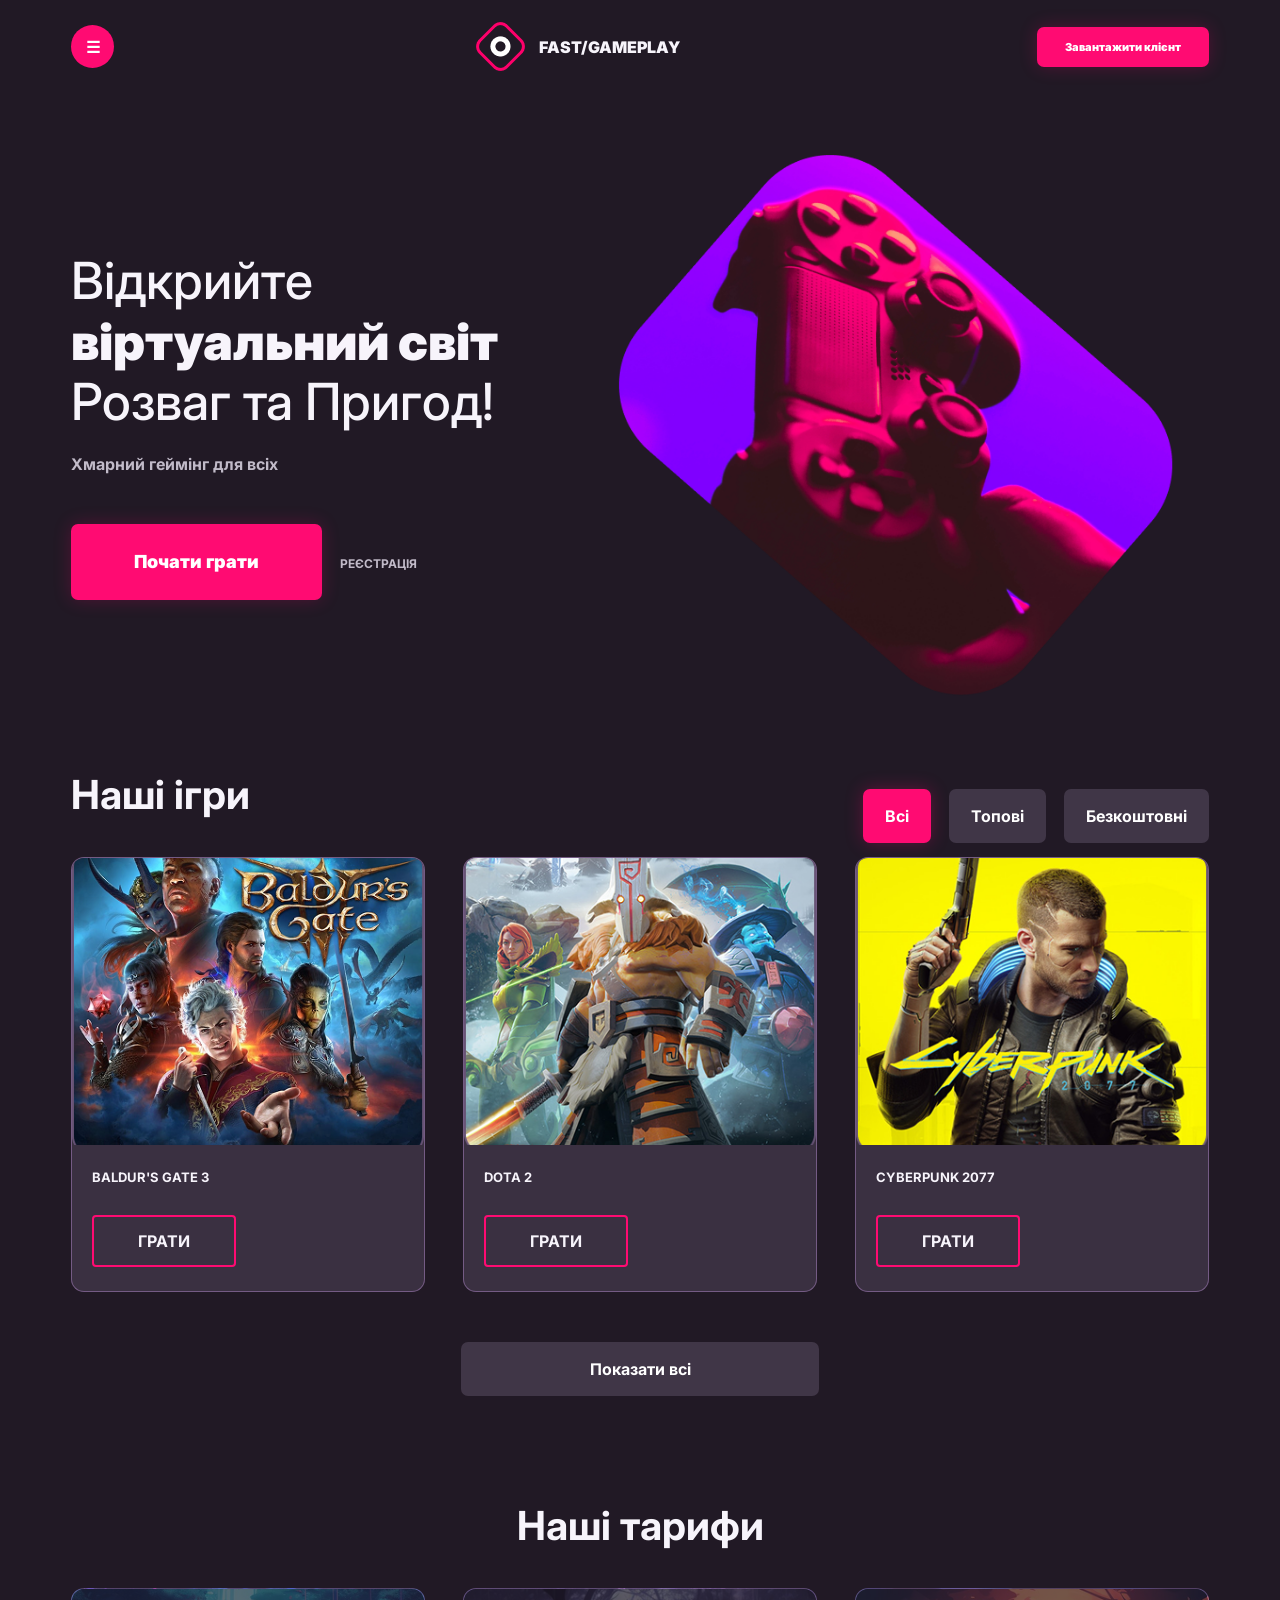
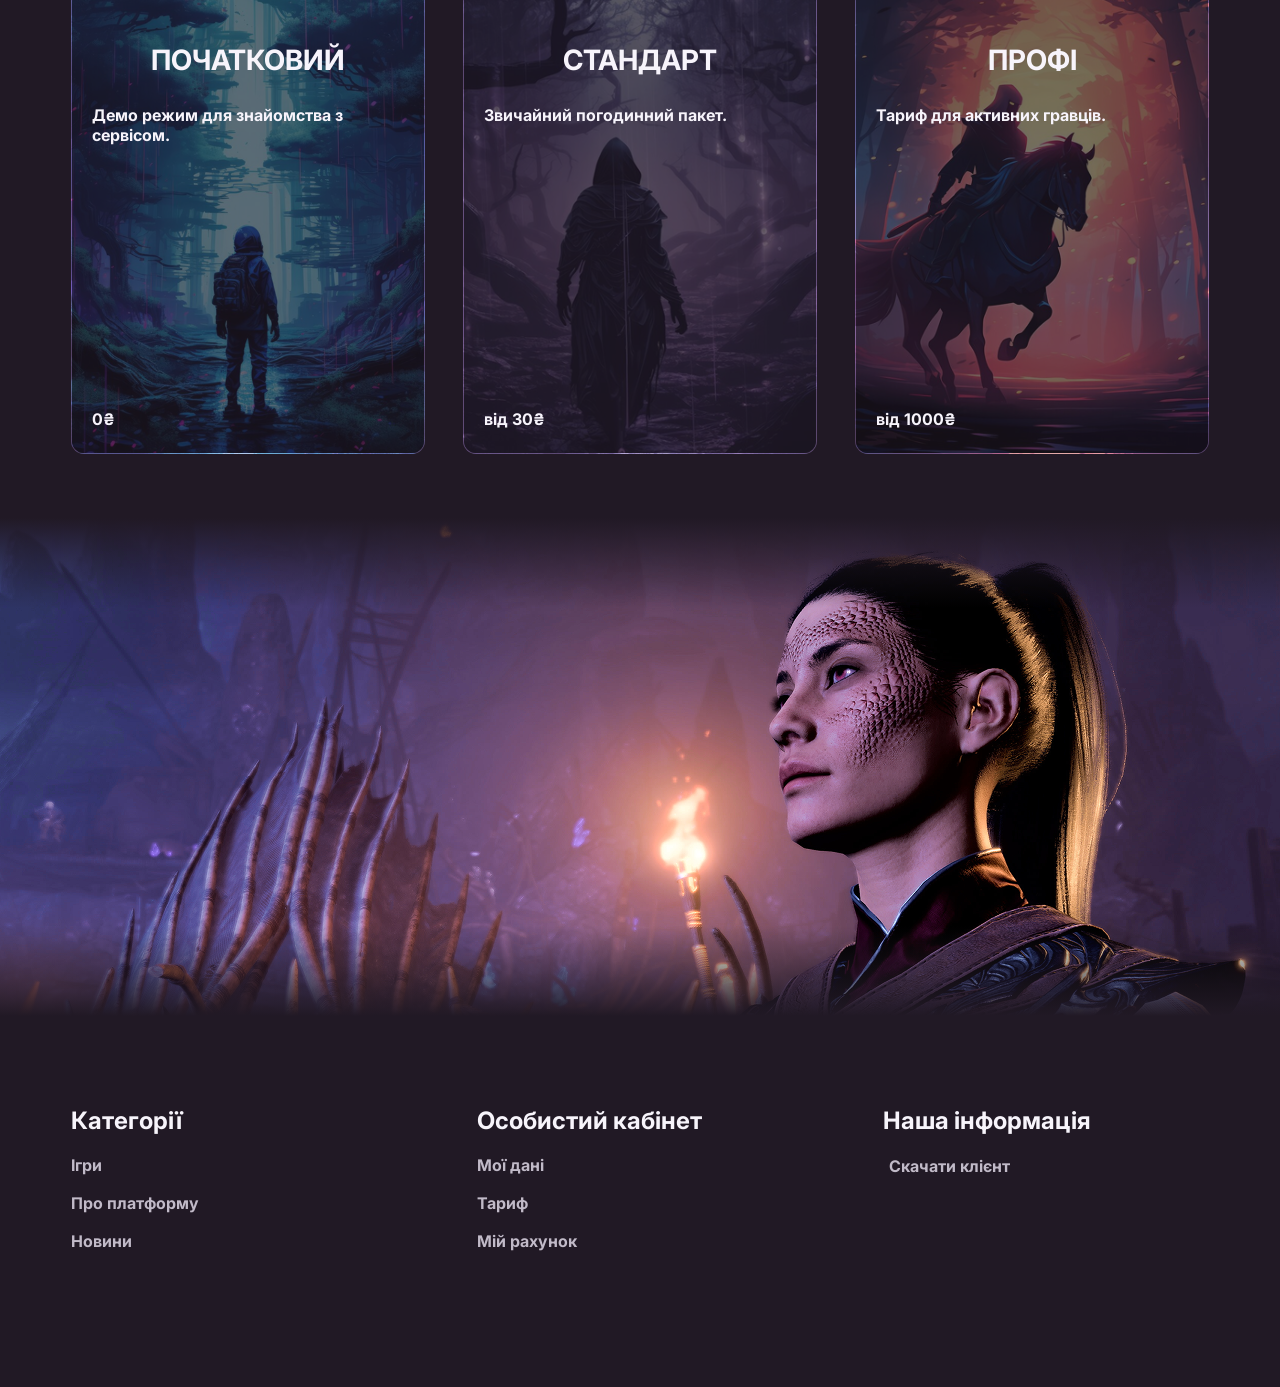
<file: index.html>
﻿<!DOCTYPE html>
<html lang="uk">
<head>
  <meta charset="UTF-8">
  <meta name="viewport" content="width=device-width, initial-scale=1.0">
  <title>FAST/GAMEPLAY - v05</title>
  <link rel="preconnect" href="https://fonts.googleapis.com">
  <link rel="preconnect" href="https://fonts.gstatic.com" crossorigin>
  <link href="https://fonts.googleapis.com/css2?family=Inter:wght@500;700;800;900&display=swap" rel="stylesheet">
  <link rel="stylesheet" href="styles.css">
</head>
<body>
  <header class="top shell">
    <div class="menu">
      <button class="menu-btn" type="button">☰</button>
      <nav class="drop"><a href="#home">Головна</a><a href="#games">Ігри</a><a href="#pricing">Тарифи</a><a href="login.html">Вхід</a></nav>
    </div>
    <a class="brand" href="#"><img src="assets/logo-mark.png" alt=""><span>FAST/GAMEPLAY</span></a>
    <a class="btn small download" href="#">Завантажити клієнт</a>
  </header>
  <main>
    <section class="hero shell" id="home"><div><h1>Відкрийте<br><strong>віртуальний світ</strong><br>Розваг та Пригод!</h1><p>Хмарний геймінг для всіх</p><a class="btn hero-btn" href="#games">Почати грати</a><a class="auth-cta" href="register.html">Реєстрація</a></div><img class="hero-img" src="assets/hero-gamepad.png" alt=""></section>
    <section class="games shell" id="games">
      <div class="section-line"><h2 class="section-title">Наші ігри</h2><div class="tabs"><button class="tab active" data-filter="all">Всі</button><button class="tab" data-filter="top">Топові</button><button class="tab" data-filter="free">Безкоштовні</button></div></div>
      <div class="grid"><article class="game" data-category="top"><img src="assets/game-baldurs-gate.png" alt=""><h3>Baldur's Gate 3</h3><a href="#">Грати</a></article><article class="game" data-category="top free"><img src="assets/game-dota.png" alt=""><h3>Dota 2</h3><a href="#">Грати</a></article><article class="game" data-category="top"><img src="assets/game-cyberpunk.png" alt=""><h3>Cyberpunk 2077</h3><a href="#">Грати</a></article></div>
      <button class="show-all" type="button">Показати всі</button>
    </section>
    <section class="pricing shell" id="pricing"><h2 class="section-title center">Наші тарифи</h2><div class="grid"><article class="plan start"><h3>Початковий</h3><p>Демо режим для знайомства з сервісом.</p><strong>0₴</strong></article><article class="plan standard"><h3>Стандарт</h3><p>Звичайний погодинний пакет.</p><strong>від 30₴</strong></article><article class="plan pro"><h3>Профі</h3><p>Тариф для активних гравців.</p><strong>від 1000₴</strong></article></div></section>
    <section class="basement"><img src="assets/basement-image.png" alt=""></section>
  </main>
  <footer class="footer shell"><div><h2>Категорії</h2><a href="#">Ігри</a><a href="#">Про платформу</a><a href="#">Новини</a></div><div><h2>Особистий кабінет</h2><a href="#">Мої дані</a><a href="#">Тариф</a><a href="#">Мій рахунок</a></div><div><h2>Наша інформація</h2><button class="client-link" type="button">Скачати клієнт</button></div></footer>
  <div class="toast"><strong>Скачати клієнт?</strong><span>Підтвердіть завантаження.</span><div><button class="ok">Скачати</button><button class="cancel">Скасувати</button></div></div>
  <script src="script.js"></script>
</body>
</html>
</file>
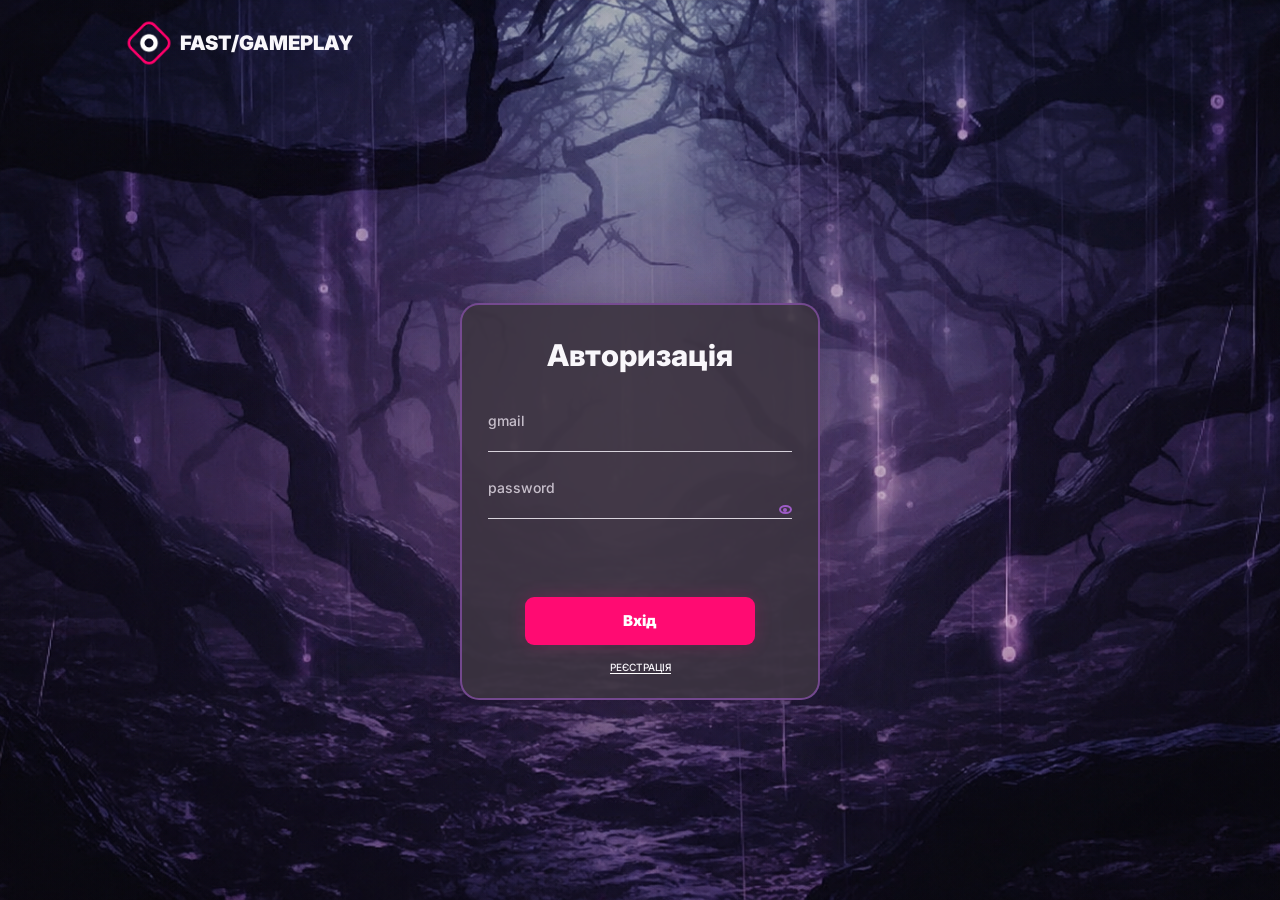
<file: login.html>
<!DOCTYPE html>
<html lang="uk">
<head>
  <meta charset="UTF-8">
  <meta name="viewport" content="width=device-width, initial-scale=1.0">
  <title>Авторизація | FAST/GAMEPLAY</title>
  <link rel="preconnect" href="https://fonts.googleapis.com">
  <link rel="preconnect" href="https://fonts.gstatic.com" crossorigin>
  <link href="https://fonts.googleapis.com/css2?family=Inter:wght@500;700;800;900&display=swap" rel="stylesheet">
  <link rel="stylesheet" href="register.css">
</head>
<body>
  <!-- Логотип веде назад на головну сторінку. -->
  <header class="register-header">
    <a class="register-brand" href="index.html" aria-label="FAST/GAMEPLAY">
      <img src="assets/logo-mark.png" alt="">
      <span>FAST/GAMEPLAY</span>
    </a>
  </header>

  <!-- Картка авторизації використовує ті самі стилі, що й реєстрація. -->
  <main class="register-main">
    <form class="register-card login-card" aria-label="Форма авторизації">
      <h1>Авторизація</h1>

      <label class="field">
        <span>gmail</span>
        <input type="email" autocomplete="email" aria-label="gmail">
      </label>

      <label class="field password-field">
        <span>password</span>
        <input type="password" autocomplete="current-password" aria-label="password">
        <button class="eye-btn" type="button" aria-label="Показати пароль">
          <span></span>
        </button>
      </label>

      <button class="next-btn login-btn" type="button">Вхід</button>
      <a href="register.html" class="register-link">Реєстрація</a>
    </form>
  </main>

  <script src="login.js"></script>
</body>
</html>
</file>
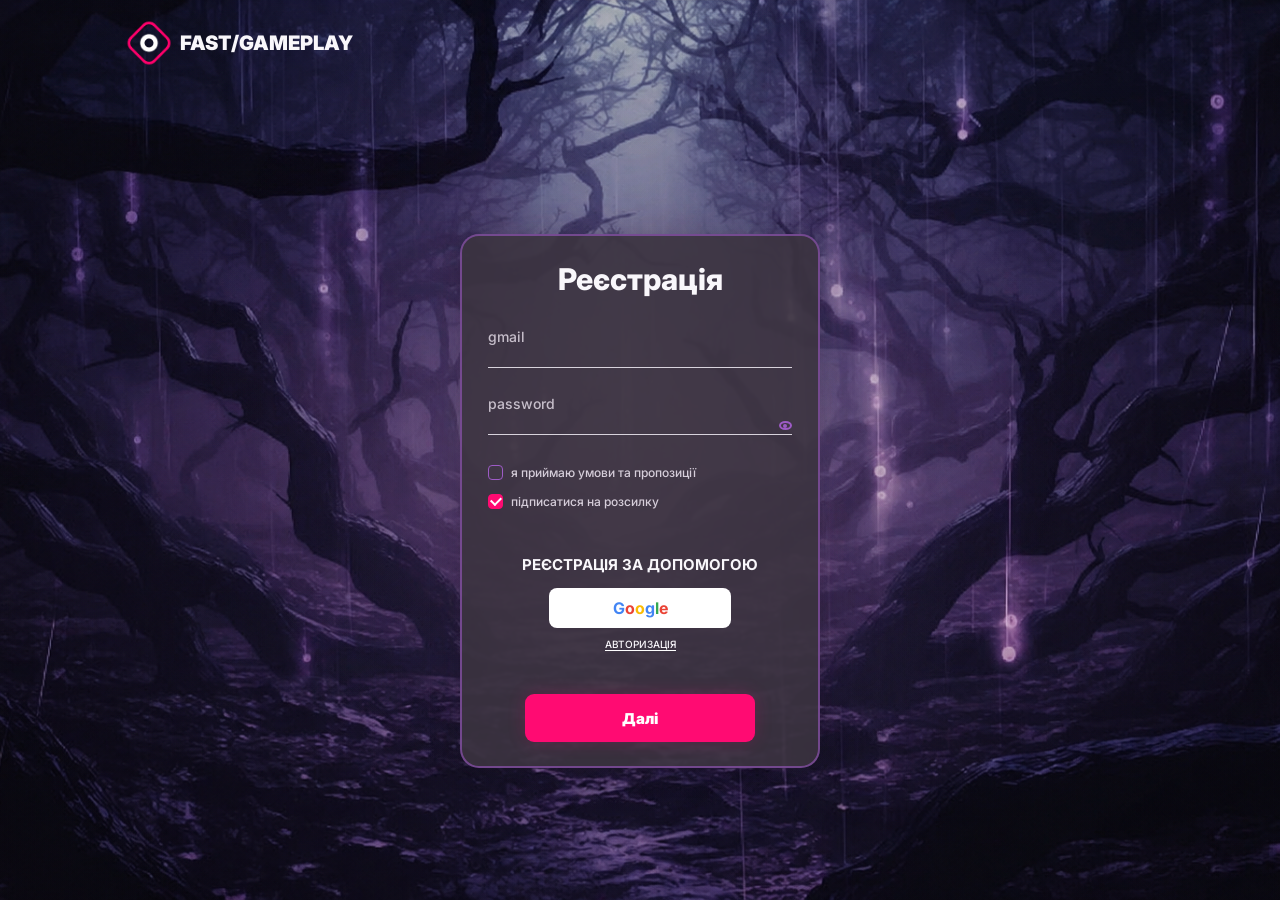
<file: register.html>
<!DOCTYPE html>
<html lang="uk">
<head>
  <meta charset="UTF-8">
  <meta name="viewport" content="width=device-width, initial-scale=1.0">
  <title>Реєстрація | FAST/GAMEPLAY</title>
  <link rel="preconnect" href="https://fonts.googleapis.com">
  <link rel="preconnect" href="https://fonts.gstatic.com" crossorigin>
  <link href="https://fonts.googleapis.com/css2?family=Inter:wght@500;700;800;900&display=swap" rel="stylesheet">
  <link rel="stylesheet" href="register.css">
</head>
<body>
  <!-- Логотип веде назад на головну сторінку. -->
  <header class="register-header">
    <a class="register-brand" href="index.html" aria-label="FAST/GAMEPLAY">
      <img src="assets/logo-mark.png" alt="">
      <span>FAST/GAMEPLAY</span>
    </a>
  </header>

  <!-- Основна картка реєстрації. Кнопка "Далі" відкриває блок підтвердження паролю. -->
  <main class="register-main">
    <form class="register-card" aria-label="Форма реєстрації">
      <h1>Реєстрація</h1>

      <label class="field">
        <span>gmail</span>
        <input type="email" autocomplete="email" aria-label="gmail">
      </label>

      <label class="field password-field">
        <span>password</span>
        <input type="password" autocomplete="new-password" aria-label="password">
        <button class="eye-btn" type="button" aria-label="Показати пароль">
          <span></span>
        </button>
      </label>

      <div class="confirm-panel" hidden>
        <label class="field">
          <strong>Підтвердження паролю</strong>
          <span>password</span>
          <input type="password" autocomplete="new-password" aria-label="Підтвердження паролю">
        </label>
      </div>

      <div class="checks">
        <label class="check-row">
          <input type="checkbox">
          <span></span>
          <em>я приймаю умови та пропозиції</em>
        </label>
        <label class="check-row">
          <input type="checkbox" checked>
          <span></span>
          <em>підписатися на розсилку</em>
        </label>
      </div>

      <section class="social-register" aria-label="Реєстрація за допомогою">
        <h2>Реєстрація за допомогою</h2>
        <button class="google-btn" type="button" aria-label="Продовжити з Google">
          <span class="g-blue">G</span><span class="g-red">o</span><span class="g-yellow">o</span><span class="g-blue">g</span><span class="g-green">l</span><span class="g-red">e</span>
        </button>
        <a href="login.html" class="auth-link">Авторизація</a>
      </section>

      <button class="next-btn" type="button">Далі</button>
    </form>
  </main>

  <script src="register.js"></script>
</body>
</html>
</file>
<file: styles.css>
﻿:root {
  --bg: #211925;
  --panel: #3a3041;
  --stroke: rgba(196, 151, 224, .42);
  --text: #f7f4fb;
  --muted: #c1bac8;
  --pink: #ff0b72;
}
* { box-sizing: border-box; }
html { scroll-behavior: smooth; background: var(--bg); }
body {
  margin: 0;
  min-width: 320px;
  color: var(--text);
  background: var(--bg);
  font-family: Inter, Arial, sans-serif;
  font-weight: 700;
}
a { color: inherit; text-decoration: none; }
button { border: 0; font: inherit; }
.shell { width: min(1138px, calc(100% - 36px)); margin: 0 auto; }
.btn {
  display: inline-flex;
  align-items: center;
  justify-content: center;
  min-height: 54px;
  padding: 0 28px;
  border-radius: 7px;
  background: var(--pink);
  color: #fff;
  font-weight: 900;
  box-shadow: 0 0 18px rgba(255, 11, 114, .22);
  transition: box-shadow .18s ease, transform .18s ease;
}
.btn:hover { box-shadow: 0 0 18px rgba(255, 11, 114, .35); transform: translateY(-1px); }
.brand {
  display: inline-flex;
  align-items: center;
  gap: 10px;
  font-weight: 900;
}
.brand img { width: 57px; height: 57px; }
.section-title { margin: 0 0 42px; font-size: 40px; line-height: 1; }.top { display: flex; align-items: center; gap: 20px; justify-content: space-between; padding-top: 18px; position: relative; z-index: 3; }
.small { min-height: 40px; font-size: 11px; }
.menu { position: relative; }
.menu-btn { width: 43px; height: 43px; border-radius: 50%; background: var(--pink); color: white; cursor: pointer; }
.drop { position: absolute; top: 55px; left: 0; min-width: 160px; padding: 10px; border: 1px solid var(--stroke); border-radius: 8px; background: rgba(52,43,59,.96); opacity: 0; pointer-events: none; transform: translateY(-8px); transition: .18s; }
.menu.open .drop { opacity: 1; pointer-events: auto; transform: translateY(0); }
.drop a { display: block; padding: 10px; border-radius: 6px; }
.drop a:hover { background: rgba(255,11,114,.13); }
.hero { display: grid; grid-template-columns: .9fr 1.1fr; align-items: center; min-height: 700px; }
.hero h1 { margin: 0; font-size: clamp(40px, 4vw, 58px); line-height: 1.18; font-weight: 500; }
.hero strong { font-weight: 900; }
.hero p { color: var(--muted); margin: 22px 0 50px; }
.hero-btn { width: 251px; min-height: 76px; font-size: 18px; }
.hero-img { width: min(680px, 100%); justify-self: end; }
.section-line { display: flex; align-items: center; justify-content: space-between; gap: 24px; }
.tabs { display: flex; gap: 18px; }
.tab, .show-all { min-height: 54px; padding: 0 22px; border-radius: 7px; background: #403647; color: white; cursor: pointer; }
.tab.active, .tab:hover, .show-all:hover { background: var(--pink); box-shadow: 0 0 18px rgba(255,11,114,.28); }
.grid { display: grid; grid-template-columns: repeat(3, 1fr); gap: 38px; }
.game, .plan { border: 1px solid var(--stroke); border-radius: 13px; background: var(--panel); overflow: hidden; transition: .18s; }
.game:hover, .plan:hover { box-shadow: 0 0 22px rgba(176,88,216,.18); transform: translateY(-4px); }
.game img { width: 100%; display: block; aspect-ratio: 374/305; object-fit: cover; }
.game h3 { margin: 24px 20px 30px; font-size: 13px; text-transform: uppercase; }
.game a { display: inline-flex; margin: 0 20px 24px; min-width: 144px; min-height: 52px; align-items: center; justify-content: center; border: 2px solid var(--pink); border-radius: 4px; text-transform: uppercase; }
.show-all { display: flex; align-items: center; justify-content: center; width: 358px; margin: 50px auto 110px; }
.center { text-align: center; }
.pricing { padding-bottom: 64px; }
.plan { min-height: 466px; padding: 26px 20px; background-size: cover; background-position: center; position: relative; isolation: isolate; }
.plan::after { content: ""; position: absolute; inset: 0; z-index: -1; background: rgba(33,25,37,.62); }
.start { background-image: url("assets/tariff-start.png"); }
.standard { background-image: url("assets/tariff-standard.png"); }
.pro { background-image: url("assets/tariff-pro.png"); }
.plan h3 { text-align: center; font-size: 28px; text-transform: uppercase; }
.plan strong { position: absolute; left: 20px; bottom: 24px; }
.basement { height: 498px; overflow: hidden; position: relative; }
.basement::before, .basement::after { content: ""; position: absolute; left: 0; right: 0; height: 90px; z-index: 1; pointer-events: none; }
.basement::before { top: 0; background: linear-gradient(var(--bg), transparent); }
.basement::after { bottom: 0; background: linear-gradient(0deg, var(--bg), transparent); }
.basement img { width: 100%; height: 100%; object-fit: cover; display: block; }
.footer { display: grid; grid-template-columns: repeat(3, 1fr); gap: 80px; padding: 70px 0 118px; }
.footer a, .footer button { display: block; margin-bottom: 18px; color: var(--muted); background: none; cursor: pointer; }
.footer a:hover, .footer button:hover { color: white; text-shadow: 0 0 12px rgba(255,11,114,.45); }
.toast { position: fixed; right: 24px; bottom: 24px; display: none; gap: 8px; padding: 18px 20px; border: 1px solid var(--stroke); border-radius: 8px; background: rgba(52,43,59,.96); }
.toast.show { display: grid; }
.toast button { min-height: 36px; padding: 0 14px; border-radius: 6px; color: #fff; background: var(--pink); cursor: pointer; }
.game.hide { display: none; }
@media (max-width: 900px) { .hero, .grid, .footer { grid-template-columns: 1fr; } }

.auth-cta { display: inline-flex; margin-left: 18px; color: var(--muted); text-transform: uppercase; font-size: 12px; }
.auth-cta:hover { color: #fff; text-shadow: 0 0 12px rgba(255,11,114,.45); }
</file>
<file: register.css>
:root {
  /* Спільна палітра для сторінок реєстрації та авторизації. */
  --bg: #211925;
  --card: #3b3340;
  --line: #d8d3dc;
  --muted: #c7bfcb;
  --pink: #ff0b72;
  --purple: #9d5bc6;
  --white: #f9f7fb;
}

* {
  box-sizing: border-box;
}

html,
body {
  min-height: 100%;
}

body {
  /* Фон сторінки: саме зображення + легкі темні шари для читабельності форми. */
  margin: 0;
  min-width: 320px;
  color: var(--white);
  background:
    linear-gradient(180deg, rgba(33, 25, 37, 0.07), rgba(33, 25, 37, 0.07)),
    linear-gradient(90deg, rgba(33, 25, 37, 0.07), rgba(33, 25, 37, 0.05) 48%, rgba(33, 25, 37, 0.07)),
    url("assets/register-bg.png") center / cover fixed;
  font-family: Inter, Arial, sans-serif;
  font-weight: 700;
}

body::before {
  content: "";
  position: fixed;
  inset: 0;
  z-index: -1;
  background:
    radial-gradient(circle at 50% 42%, rgba(157, 91, 198, 0.06), transparent 28rem);
  pointer-events: none;
}

button,
input {
  font: inherit;
}

a {
  color: inherit;
  text-decoration: none;
}

.register-header {
  /* Фіксований логотип у верхньому лівому куті, як у макеті. */
  position: fixed;
  top: 18px;
  left: 124px;
  z-index: 2;
}

.register-brand {
  display: inline-flex;
  align-items: center;
  gap: 6px;
  font-size: 20px;
  font-weight: 900;
}

.register-brand img {
  width: 50px;
  height: 50px;
}

.register-main {
  /* Центрує форму на екрані. */
  display: grid;
  place-items: center;
  min-height: 100vh;
  padding: 92px 20px 60px;
}

.register-card {
  /* Базова картка форми. Її також використовує сторінка авторизації. */
  width: 360px;
  min-height: 520px;
  margin-top: 70px;
  padding: 27px 26px 24px;
  border: 2px solid rgba(157, 91, 198, 0.58);
  border-radius: 19px;
  background: rgba(59, 51, 64, 0.9);
  box-shadow: 0 0 30px rgba(22, 16, 27, 0.22);
  backdrop-filter: blur(1px);
}

.register-card h1 {
  margin: 0 0 34px;
  text-align: center;
  font-size: 30px;
  line-height: 1.1;
  font-weight: 800;
}

.field {
  /* Один рядок поля: підпис зверху, тонка лінія вводу знизу. */
  position: relative;
  display: block;
  margin-bottom: 29px;
}

.field span {
  display: block;
  margin-bottom: 7px;
  color: var(--muted);
  font-size: 14px;
  font-weight: 500;
  line-height: 1;
}

.field input {
  display: block;
  width: 100%;
  height: 17px;
  padding: 0;
  border: 0;
  border-bottom: 1px solid var(--line);
  border-radius: 0;
  outline: 0;
  background: transparent;
  color: var(--white);
  font-size: 14px;
  font-weight: 500;
}

.field input:focus {
  border-bottom-color: #fff;
}

.password-field {
  margin-bottom: 30px;
}

.eye-btn {
  position: absolute;
  right: -2px;
  bottom: 2px;
  display: grid;
  place-items: center;
  width: 18px;
  height: 14px;
  padding: 0;
  border: 0;
  background: transparent;
  cursor: pointer;
}

.eye-btn span {
  width: 13px;
  height: 9px;
  margin: 0;
  border: 2px solid var(--purple);
  border-radius: 50%;
}

.eye-btn span::after {
  content: "";
  display: block;
  width: 4px;
  height: 4px;
  margin: 1px auto 0;
  border-radius: 50%;
  background: var(--purple);
}

.confirm-panel {
  /* Другий крок реєстрації: підтвердження паролю. */
  margin: -11px 0 26px;
  padding: 15px 12px 14px;
  border: 2px solid var(--purple);
  border-radius: 14px;
}

.confirm-panel .field {
  margin: 0;
}

.confirm-panel strong {
  display: block;
  margin-bottom: 15px;
  color: #fff;
  font-size: 12px;
  font-weight: 700;
  text-transform: uppercase;
}

.checks {
  /* Чекбокси першого кроку реєстрації. */
  display: grid;
  gap: 14px;
  margin: 0 0 48px;
}

.check-row {
  display: flex;
  align-items: center;
  gap: 8px;
  color: #d6ceda;
  font-size: 12px;
  font-weight: 500;
}

.check-row input {
  position: absolute;
  opacity: 0;
  pointer-events: none;
}

.check-row span {
  display: grid;
  place-items: center;
  width: 15px;
  height: 15px;
  border: 1px solid var(--purple);
  border-radius: 4px;
}

.check-row input:checked + span {
  border-color: var(--pink);
  background: var(--pink);
}

.check-row input:checked + span::after {
  content: "";
  width: 8px;
  height: 5px;
  border-left: 2px solid #fff;
  border-bottom: 2px solid #fff;
  transform: rotate(-45deg) translate(1px, -1px);
}

.check-row em {
  font-style: normal;
}

.social-register {
  /* Блок входу/реєстрації через Google. */
  text-align: center;
}

.social-register h2 {
  margin: 0 0 15px;
  font-size: 15px;
  line-height: 1.1;
  text-transform: uppercase;
}

.google-btn {
  display: inline-flex;
  align-items: center;
  justify-content: center;
  width: 182px;
  height: 40px;
  border: 0;
  border-radius: 8px;
  background: #fff;
  font-size: 16px;
  font-weight: 700;
  cursor: pointer;
}

.g-blue {
  color: #4285f4;
}

.g-red {
  color: #ea4335;
}

.g-yellow {
  color: #fbbc05;
}

.g-green {
  color: #34a853;
}

.auth-link {
  display: table;
  margin: 11px auto 43px;
  border-bottom: 1px solid #fff;
  font-size: 10px;
  font-weight: 500;
  line-height: 1.1;
  text-transform: uppercase;
}

.next-btn {
  display: flex;
  align-items: center;
  justify-content: center;
  width: 230px;
  min-height: 48px;
  margin: 0 auto;
  border: 0;
  border-radius: 9px;
  background: var(--pink);
  box-shadow: 0 0 18px rgba(255, 11, 114, 0.18);
  color: #fff;
  font-size: 15px;
  font-weight: 900;
  cursor: pointer;
  transition: box-shadow 180ms ease, transform 180ms ease;
}

.next-btn:hover,
.next-btn:focus-visible {
  box-shadow: 0 0 18px rgba(255, 11, 114, 0.35);
  transform: translateY(-1px);
}

.register-card.is-confirm {
  min-height: 520px;
}

.register-card.is-confirm .checks {
  display: none;
}

.register-card.is-confirm .social-register {
  margin-top: 25px;
}

.register-card.is-confirm .auth-link {
  margin-bottom: 43px;
}

.login-card {
  /* Авторизація коротша за реєстрацію, тому має окрему висоту й відступи. */
  min-height: 390px;
  padding-top: 34px;
}

.login-card h1 {
  margin-bottom: 42px;
}

.login-card .password-field {
  margin-bottom: 78px;
}

.login-btn {
  margin-bottom: 17px;
}

.register-link {
  display: table;
  margin: 0 auto;
  border-bottom: 1px solid #fff;
  font-size: 10px;
  font-weight: 500;
  line-height: 1.1;
  text-transform: uppercase;
}

@media (max-width: 720px) {
  .register-header {
    top: 16px;
    left: 20px;
  }

  .register-brand {
    font-size: 16px;
  }

  .register-brand img {
    width: 44px;
    height: 44px;
  }

  .register-main {
    align-items: start;
    padding-top: 110px;
  }

  .register-card {
    width: min(360px, 100%);
    margin-top: 0;
  }
}
</file>
